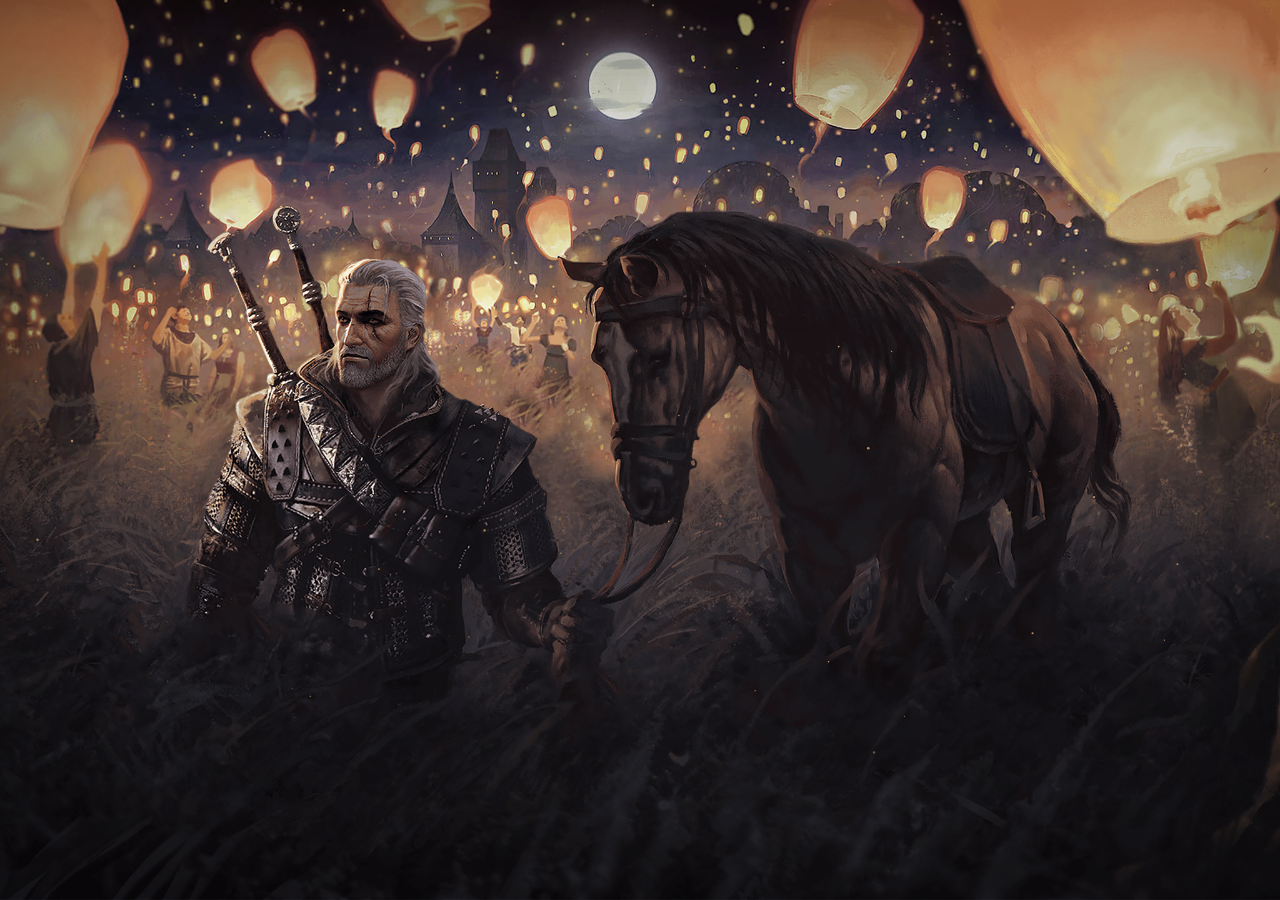
<file: index.html>
<!DOCTYPE html>
<html lang="en">

<head>
  <meta charset="UTF-8">
  <meta name="viewport" content="width=device-width, initial-scale=1.0">
  <link rel="shortcut icon" href="favicon.png" type="image/x-icon">
  <meta http-equiv="X-UA-Compatible" content="ie=edge">
  <title>The Witcher</title>
  <link rel="stylesheet" href="css/vendor.css">
  <link rel="stylesheet" href="libs/swiper/swiper-bundle.min.css">
  <link rel="stylesheet" href="css/main.css">
  <script defer src="libs/swiper/swiper-bundle.min.js"></script>
  <script defer src="libs/particles/particles.js"></script>
  <script defer src="js/main.js"></script>
</head>

<body>
  <div class="swiper slider">
    <div class="swiper-wrapper slider__wrapper">

      <div class="swiper-slide slider__item">
        <div class="slider__layer" data-swiper-parallax="35%"
          style="background-image: url(img/screen-1/layer-back.jpg);"></div>
        <div class="slider__layer" data-swiper-parallax="25%"
          style="background-image: url(img/screen-1/layer-middle.png);"></div>
        <canvas class="particles slider__layer" data-swiper-parallax="18%" data-color="#BE9164"></canvas>
        <div class="slider__layer" data-swiper-parallax="14%"
          style="background-image: url(img/screen-1/layer-front.png);"></div>
      </div>

      <div class="swiper-slide slider__item">
        <div class="slider__layer" data-swiper-parallax="40%"
          style="background-image: url(img/screen-2/layer-back.jpg);"></div>
        <div class="slider__layer" data-swiper-parallax="34%"
          style="background-image: url(img/screen-2/layer-gera.png);"></div>
        <div class="slider__layer" data-swiper-parallax="30%"
          style="background-image: url(img/screen-2/layer-yen.png);"></div>
        <canvas class="particles slider__layer" data-swiper-parallax="20%" data-color="#525A6D"></canvas>
        <div class="slider__layer" data-swiper-parallax="14%"
          style="background-image: url(img/screen-2/layer-front.png);"></div>
      </div>

      <div class="swiper-slide slider__item">
        <div class="slider__layer" data-swiper-parallax="48%"
          style="background-image: url(img/screen-3/layer-back.jpg);"></div>
        <div class="slider__layer" data-swiper-parallax="35%"
          style="background-image: url(img/screen-3/layer-middle.png);"></div>
        <div class="slider__layer" data-swiper-parallax="29%"
          style="background-image: url(img/screen-3/layer-ciri.png);"></div>
        <canvas class="particles slider__layer" data-swiper-parallax="25%" data-color="#938086"></canvas>
        <div class="slider__layer" data-swiper-parallax="16%"
          style="background-image: url(img/screen-3/layer-front.png);"></div>
      </div>

    </div>
  </div>
</body>

</html>
</file>
<file: css/main.css>
:root {
  --font-family: "Open Sans", sans-serif;
  --content-width: 1170px;
  --container-offset: 15px;
  --container-width: calc(var(--content-width) + (var(--container-offset) * 2));
  --light-color: #fff;
}

/* stylelint-disable */ /* stylelint-disable */ /* stylelint-disable */
.custom-checkbox__field:checked + .custom-checkbox__content::after {
  opacity: 1;
}

.custom-checkbox__field:focus + .custom-checkbox__content::before {
  outline: 2px solid #f00;
  outline-offset: 2px;
}

.custom-checkbox__field:disabled + .custom-checkbox__content {
  opacity: 0.4;
  pointer-events: none;
}

/* stylelint-disable */ /* stylelint-disable */ /* stylelint-disable value-keyword-case */
html {
  -webkit-box-sizing: border-box;
  box-sizing: border-box;
}

*,
*::before,
*::after {
  padding: 0;
  margin: 0;
  -webkit-box-sizing: inherit;
  box-sizing: inherit;
}

:root {
  --transition: 1.75s cubic-bezier(.2, .6, 0, 1);
}

html,
body {
  height: 100%;
  background-color: #000;
}

img {
  height: auto;
  max-width: 100%;
  -o-object-fit: cover;
  object-fit: cover;
}

a {
  text-decoration: none;
}

.btn-reset {
  border: none;
  padding: 0;
  background-color: transparent;
  cursor: pointer;
}

.list-reset {
  list-style: none;
  margin: 0;
  padding: 0;
}

.visually-hidden {
  position: absolute;
  overflow: hidden;
  margin: -1px;
  border: 0;
  padding: 0;
  width: 1px;
  height: 1px;
  clip: rect(0 0 0 0);
}

.slider {
  height: 100%;
}
.slider__layer {
  position: absolute;
  inset: 0;
  background-size: cover;
  background-position: center;
  will-change: transform;
  /* transition: var(--transition)!important; */
}
.slider__layer::before {
  content: "";
  position: absolute;
  inset: 0;
  z-index: 1;
  -webkit-box-shadow: inset 0 0 250px rgba(0, 0, 0, 0.3);
  box-shadow: inset 0 0 250px rgba(0, 0, 0, 0.3);
}
.slider__item {
  overflow: hidden;
}
.slider__wrapper {
  will-change: transform;
  -webkit-transform-style: preserve-3d;
  transform-style: preserve-3d;
  /* transition: var(--transition)!important; */
}
/*# sourceMappingURL=main.css.map */
</file>
